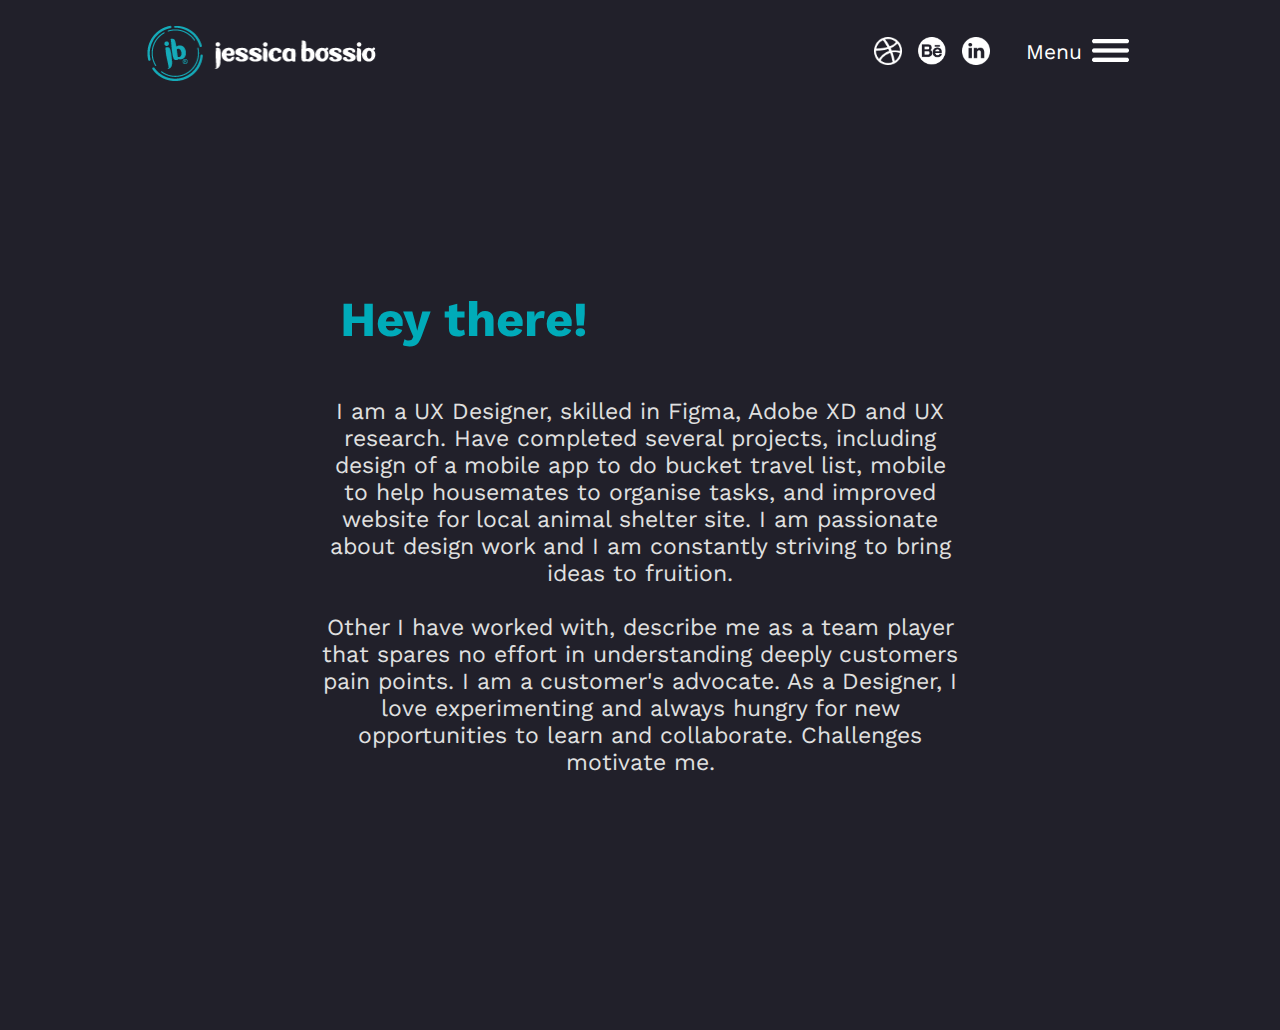
<file: about.html>
<!DOCTYPE html>
<html lang="en">
<head>
    <meta charset="UTF-8">
    <meta http-equiv="X-UA-Compatible" content="IE=edge">
    <meta name="viewport" content="width=device-width, initial-scale=1.0">
    <link rel="preconnect" href="https://fonts.gstatic.com">
    <link rel="preconnect" href="https://fonts.gstatic.com">
    <link href="https://fonts.googleapis.com/css2?family=Work+Sans:wght@400;500;600;700;800;900&display=swap" rel="stylesheet">
    <link rel="stylesheet" href="css/style.css">
    <link rel="stylesheet" href="css/responsive.css">
    <title> jessica bossio</title>
</head>
<body>

  
    <nav>  
           

       
        <div class="content-nav">
            <div class="logo">
            <a href="index.html"><img src="images/logo.png"> </a> 

            </div>

                       
            <div class="social-respo">


                <ul class="redes">

                    <li> <a href="#"><img src="images/dribbble_w.png"> </a> </li>
                    <li> <a href="#"><img src="images/behance_w.png"> </a></li>
                    <li> <a href="#"><img src="images/linkedin_w.png"> </a></li>


                </ul>

                <ul>

                    <li > <span id="burger" class="burger" onclick="openNav()">Menu</span> </li>
                    <li > <span id="burger" class="burger" onclick="openNav()"><img src="images/burger.png"></span>  </li>
                    
                </ul>

              
                
              
                
               

            </div>

           

           
            
           
        </div>

        <div id="social" class="social nav-active">

            <div class="close">

                <a href="#" id="close" class="close" onclick="closeNav()"><img src="images/closed.png"></a>
            
            
            </div>

            <ul>
    
                <li> <a href="index.html#projects" class=" menu">Projects </a></li>
                <li> <a href="about.html" class=" menu">About </a></li>
                
            </ul>
    
    
        </div>

    </nav>

    <section class="wrapper">

        <div class="hello about">
               
            <h1>Hey there!  </h1>
            <p> I am a UX Designer, skilled in Figma, Adobe XD and UX research. Have completed several projects, including design of a mobile app to do bucket travel list, mobile to help housemates to organise tasks, and improved website for local animal shelter site. I am passionate about design work and I am constantly striving to bring ideas to fruition. <br> <br>
                Other I have worked with, describe me as a team player that spares no effort in understanding deeply customers pain points. I am a customer's advocate. 
                As a Designer, I love experimenting and always hungry for new opportunities to learn and collaborate. Challenges motivate me. </p> 

           
             
        </div>

    




    </section>
    
    
    <script src="js/index.js"></script>
    
</body>
</html>
</file>
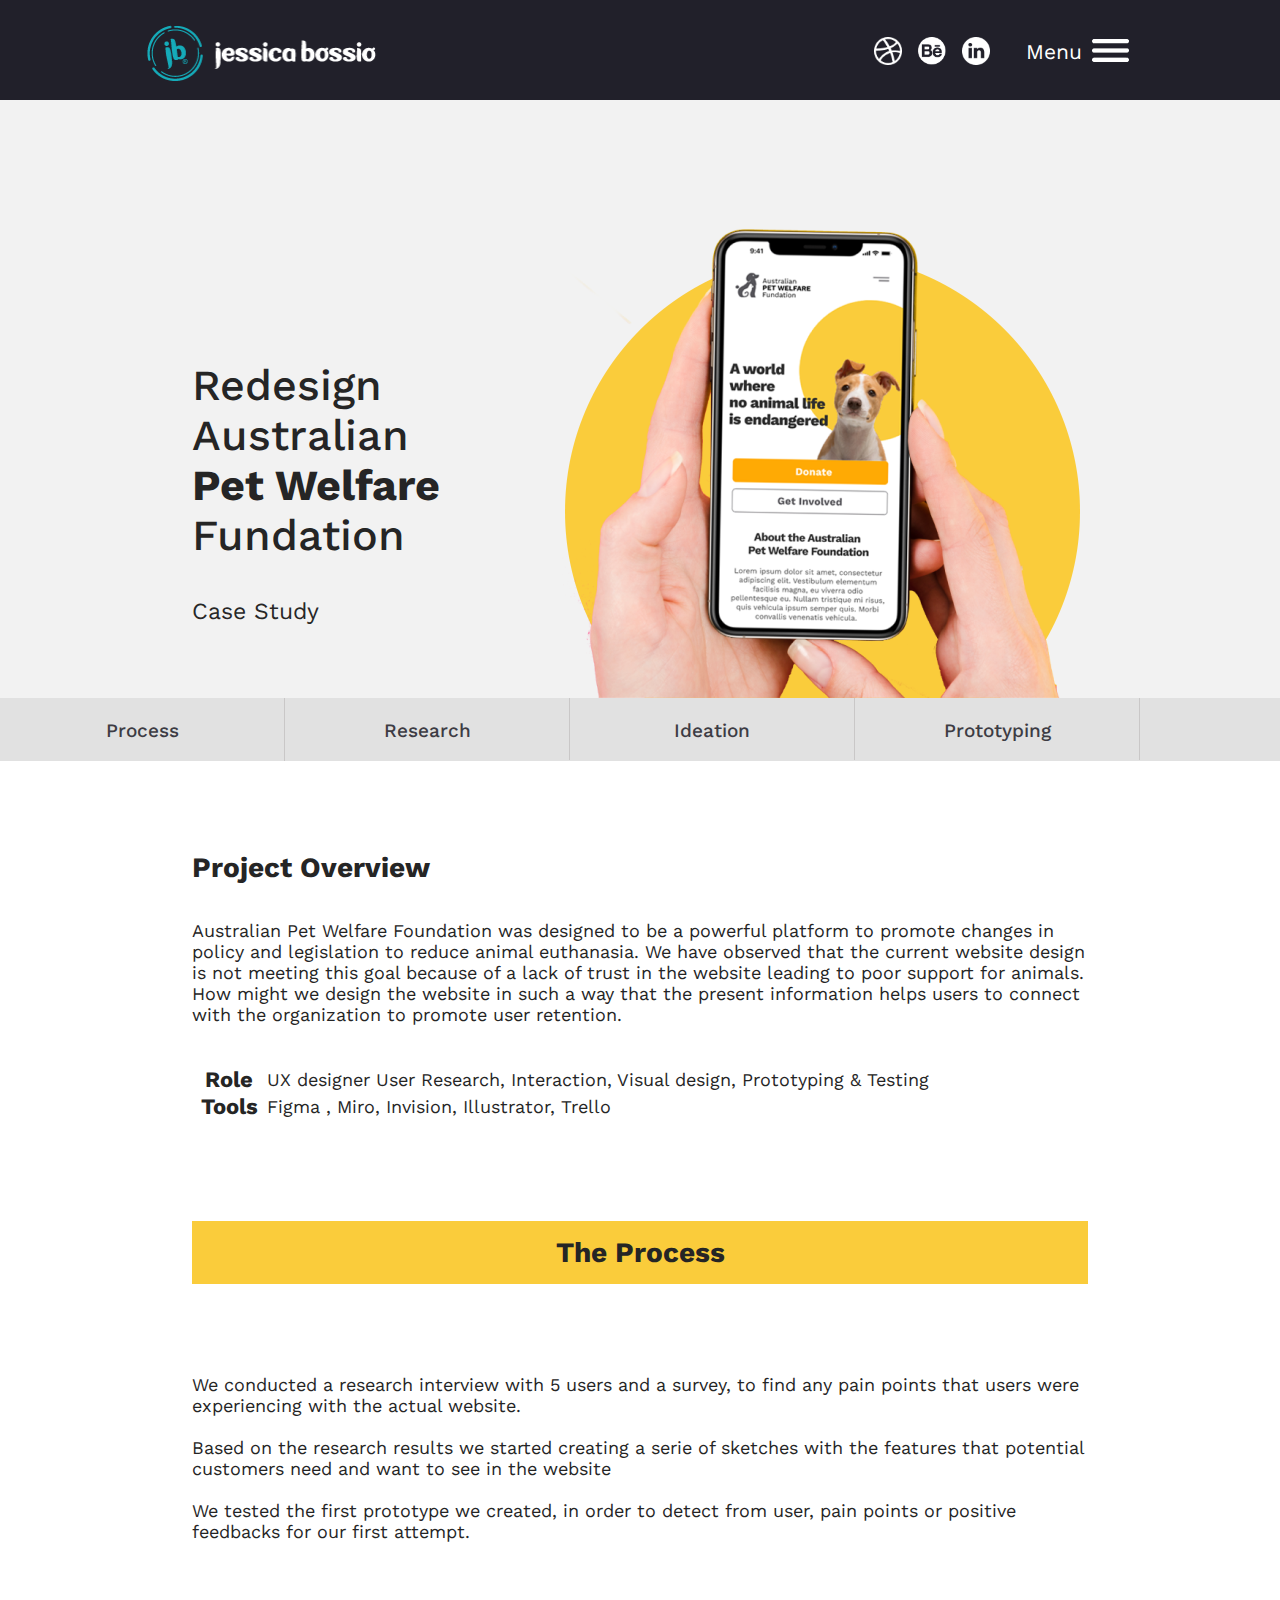
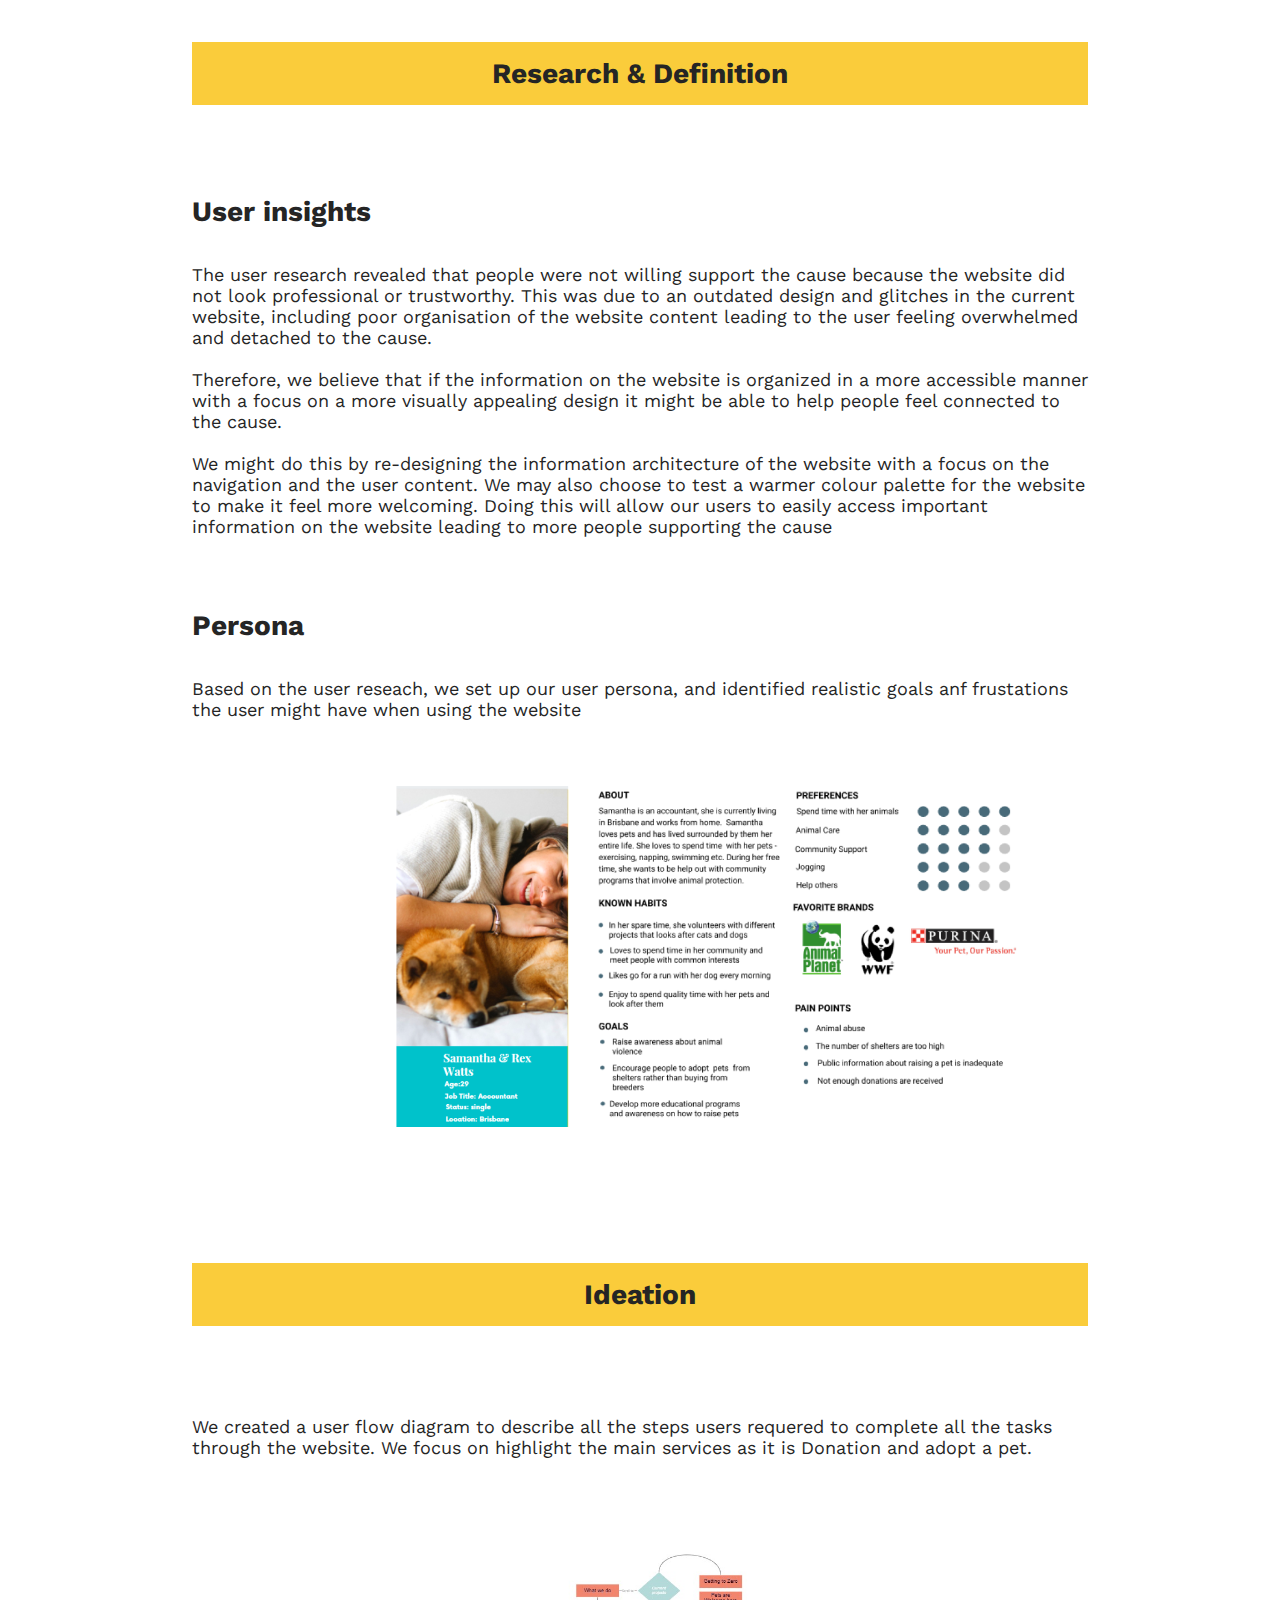
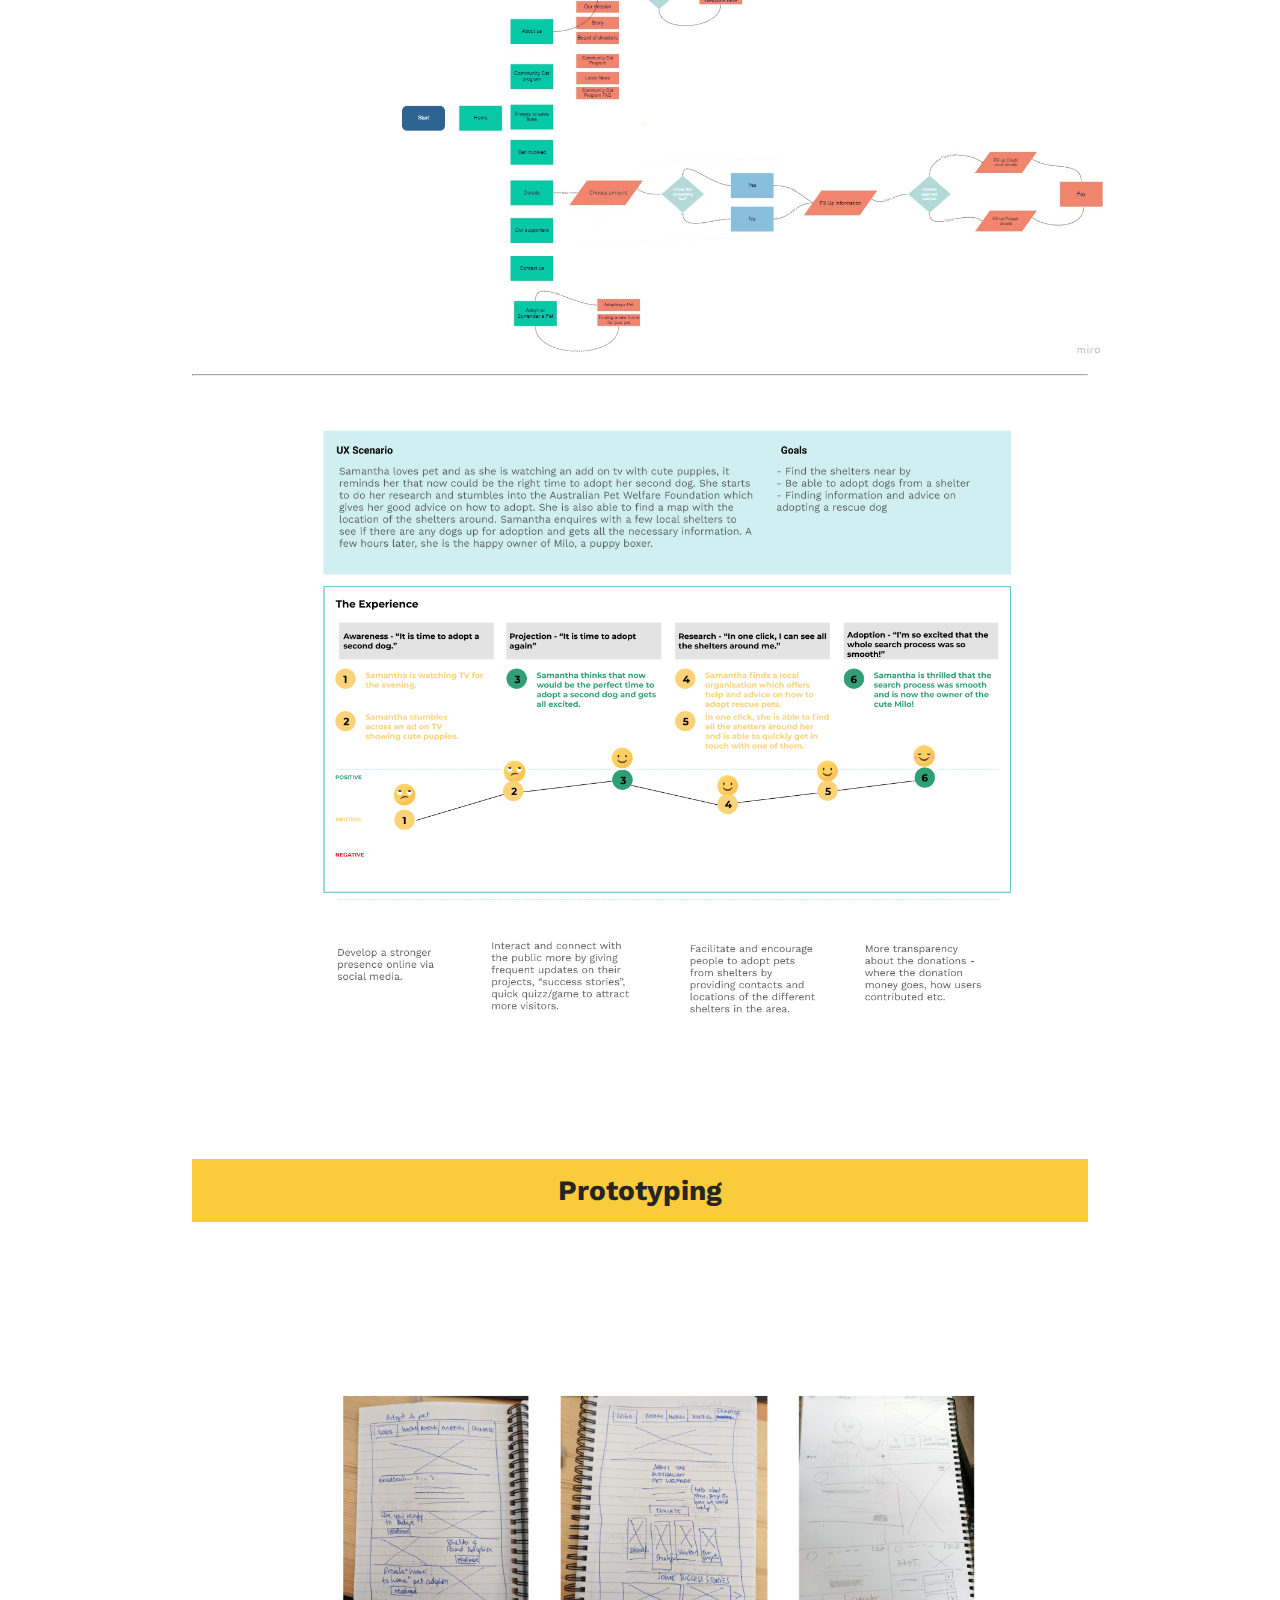
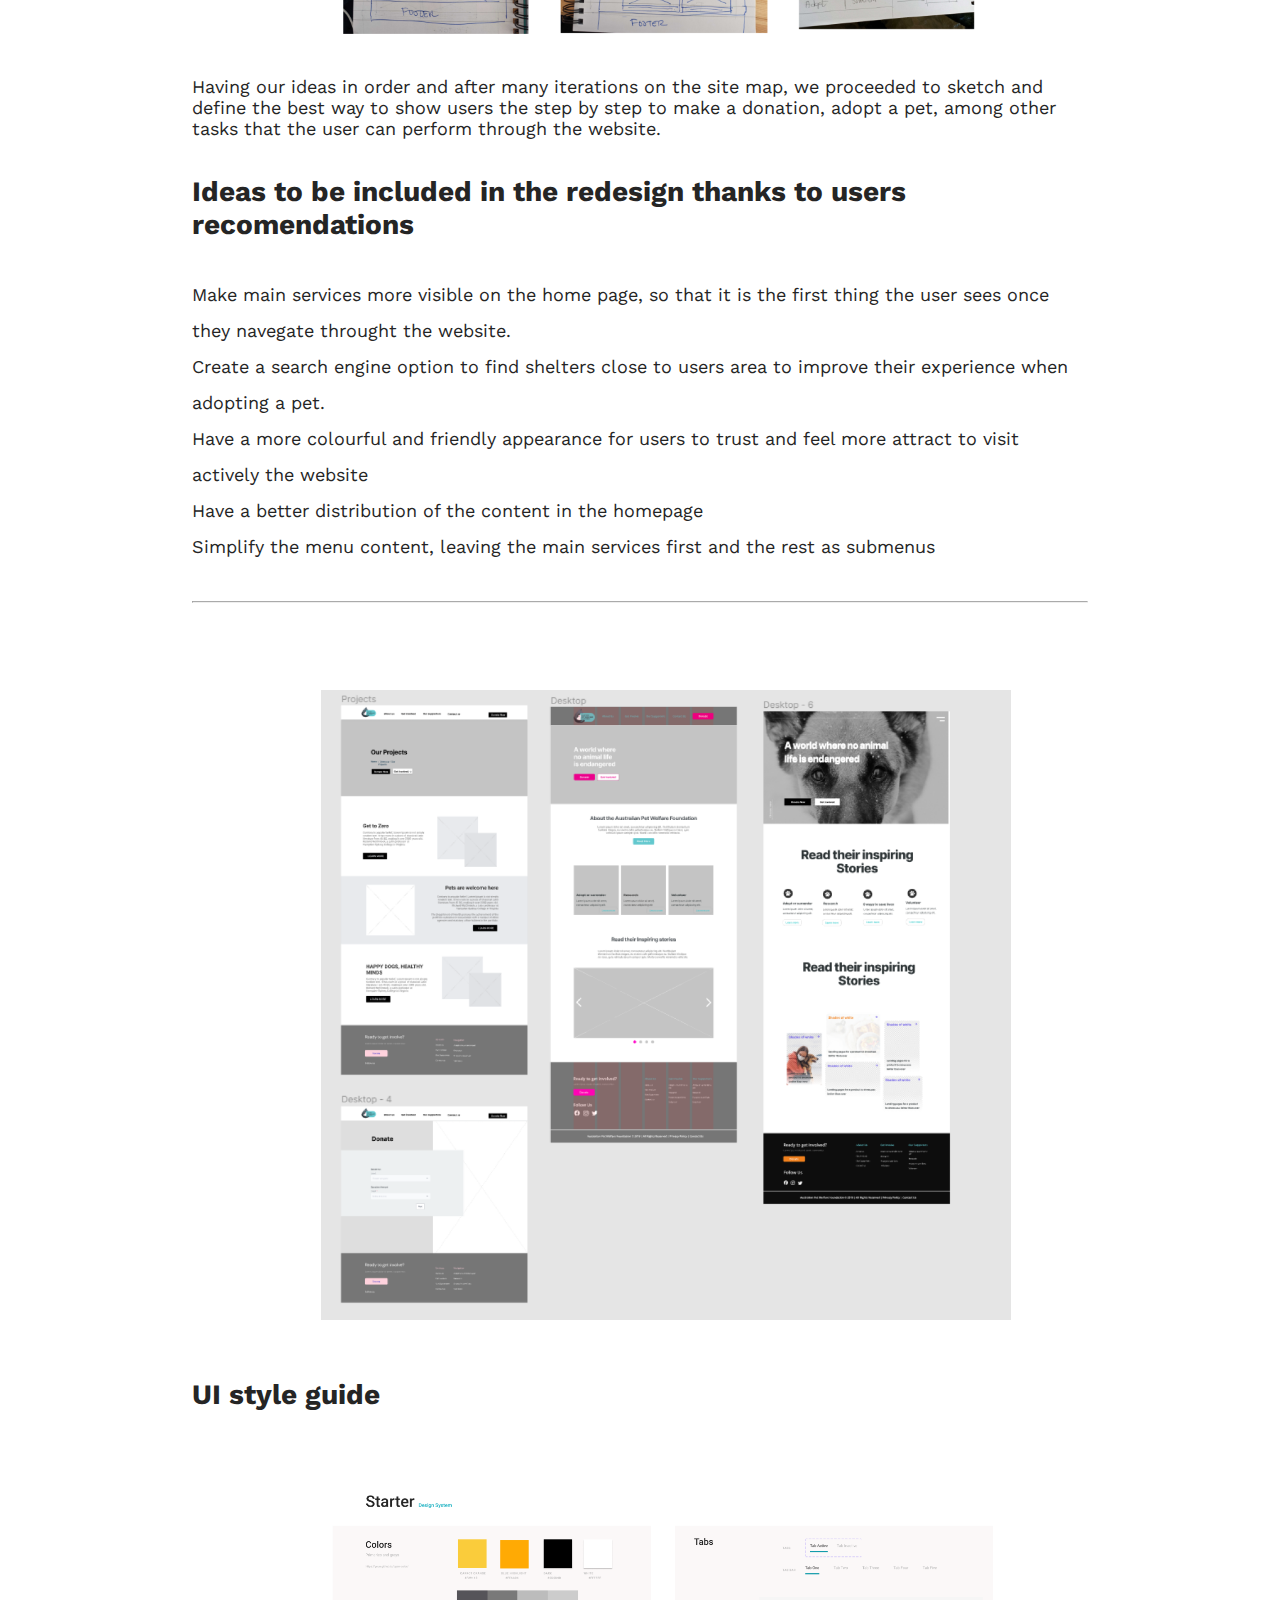
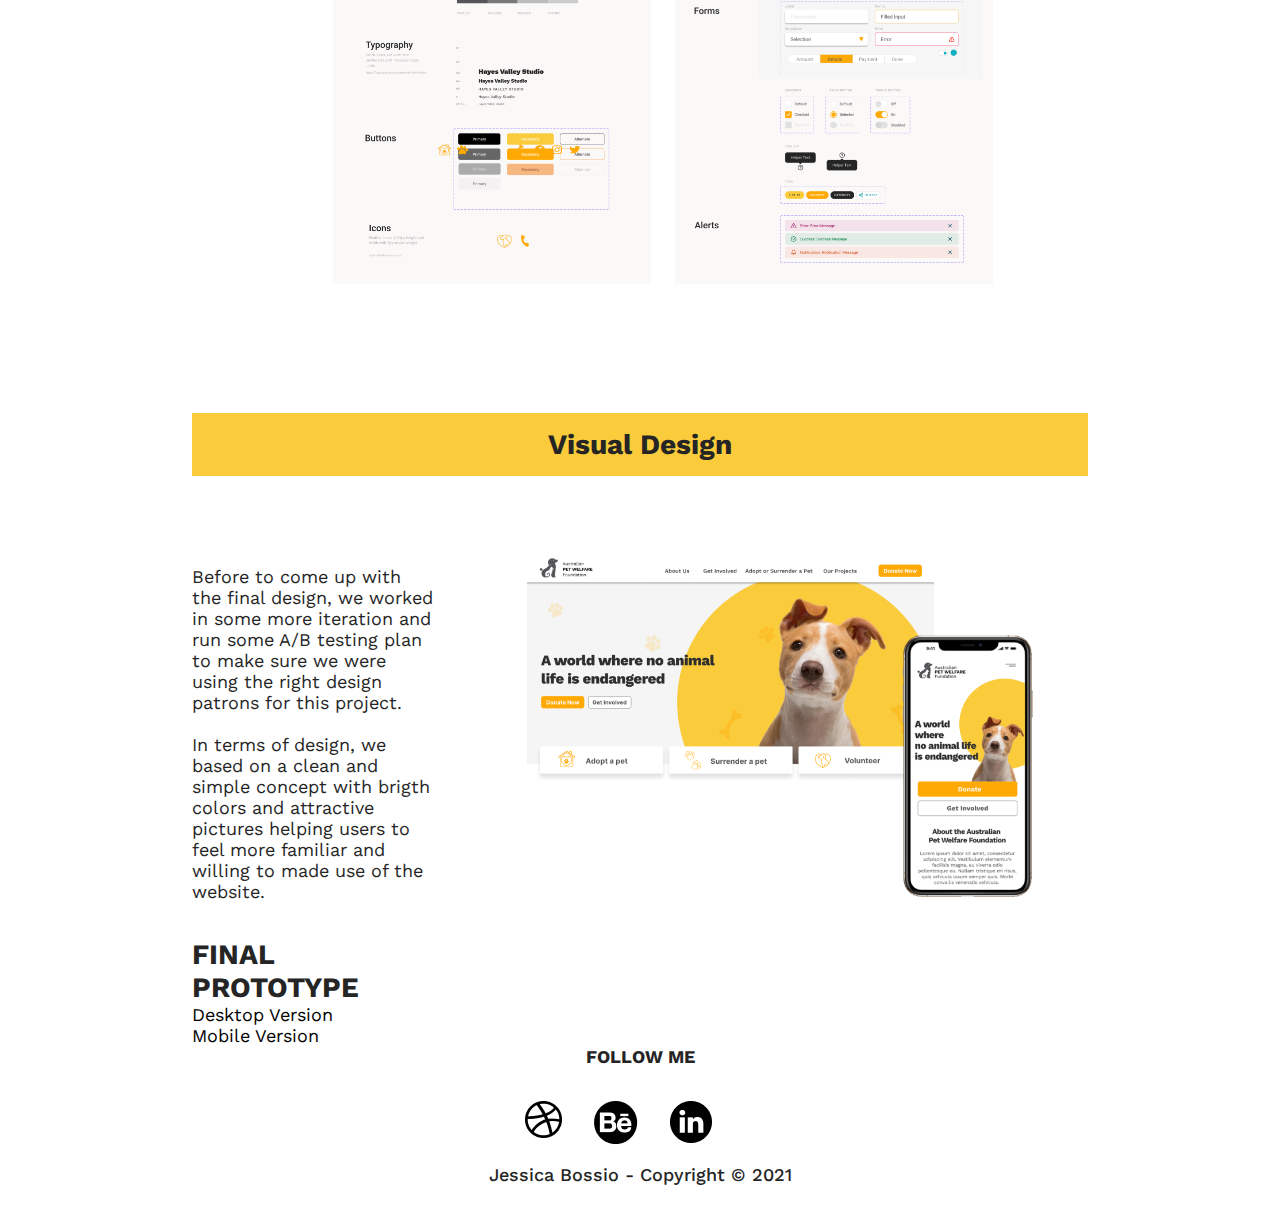
<file: apwf.html>
<!DOCTYPE html>
<html lang="en">
<head>
    <meta charset="UTF-8">
    <meta http-equiv="X-UA-Compatible" content="IE=edge">
    <meta name="viewport" content="width=device-width, initial-scale=1.0">
    <link rel="preconnect" href="https://fonts.gstatic.com">
    <link rel="preconnect" href="https://fonts.gstatic.com">
    <link href="https://fonts.googleapis.com/css2?family=Work+Sans:wght@400;500;600;700;800;900&display=swap" rel="stylesheet">
    <link rel="stylesheet" href="css/style.css">
   <link rel="stylesheet" href="css/responsive.css">
    <title> jessica bossio</title>
</head>
<body>

    
    <nav>  
           

       
        <div class="content-nav">
            <div class="logo">
            <a href="index.html"><img src="images/logo.png"> </a> 

            </div>

                       
            <div class="social-respo">


                <ul class="redes">

                    <li> <a href="#"><img src="images/dribbble_w.png"> </a> </li>
                    <li> <a href="#"><img src="images/behance_w.png"> </a></li>
                    <li> <a href="#"><img src="images/linkedin_w.png"> </a></li>


                </ul>

                <ul>

                    <li > <span id="burger" class="burger" onclick="openNav()">Menu</span> </li>
                    <li > <span id="burger" class="burger" onclick="openNav()"><img src="images/burger.png"></span>  </li>
                    
                </ul>

              
                
              
                
               

            </div>

           

           
            
           
        </div>

        <div id="social" class="social nav-active">

            <div class="close">

                <a href="#" id="close" class="close" onclick="closeNav()"><img src="images/closed.png"></a>
            
            
            </div>

            <ul>
    
                <li> <a href="index.html#projects" class=" menu">Projects </a></li>
                <li> <a href="about.html" class=" menu">About </a></li>
                
            </ul>
    
    
        </div>

    </nav>

    <section class="case-hero">

        <div class="content-hero">

            <div class="case-text">
                
                <h2>Redesign  Australian <br><b> Pet Welfare </b><br> Fundation </h2><br><br><br>
                <p>Case Study</p>
                
            </div>

            <div class="case-img">

                <img src="images/pet.png">

            </div> 

            

        </div>

        <div class="menu-case">

            <ul>

                <a href="#process"> <li>Process</li></a>
                <a href="#research"> <li>Research</li></a>
                <a href="#ideation"> <li>Ideation</li></a>
                <a href="#prototype"> <li>Prototyping</li></a>
                <a href="#visual"> <li>Visual Design</li></a>

            </ul>


        </div>
       
        <div class="overview">

            <h3>Project Overview </h3><br> <br>
            <p>Australian Pet Welfare Foundation was designed to be a powerful platform to promote changes in policy and legislation to reduce animal euthanasia. We have observed that the current website design is not meeting this goal because of a lack of trust in the website leading to poor support for animals. How might we design the website in such a way that the present information helps users to connect with the organization to promote user retention. </p>


                <div class="role">

                    <table style="width:100%">
                        
                        <tr>
                            <th>Role</th>
                            <td  id="process"   class="text-role">UX designer User Research, Interaction, Visual design, Prototyping & Testing</td>
                            
                        </tr>
        
                        <tr>
                            <th>Tools</th>
                            <td class="text-role"> Figma , Miro, Invision, Illustrator, Trello </td>
                            
                        </tr>
        
                    </table>
            
                </div>

                <div id="research" class="titles" >

                    <h3>The Process</h3>

                </div>

            <p>We conducted a research interview with 5 users and a survey, to find any pain points that users were experiencing with the actual website. <br><br>

                Based on the research results we started creating a serie of sketches with the features that potential customers need and want to see in the website <br> <br>
                
                We tested the first prototype we created, in order to detect from user, pain points or positive feedbacks for our first attempt. </p>

                <div  id="research"  class="titles" >

                    <h3>Research & Definition</h3>
    
                </div>

                <h3>User insights  </h3><br> <br>
                <p>The user research revealed that  people were not willing support the cause because the website did not look professional or trustworthy. This was due to an outdated design and glitches in the current website, including poor organisation of the website content leading to the user feeling overwhelmed and detached to the cause. <br> <br>

                    Therefore, we believe that if the information on the website is organized in a more accessible manner with a focus on a more visually appealing design it might be able to help people feel connected to the cause. <br> <br>
                    
                    We might do this by re-designing the information architecture of the website with a focus on the navigation and the user content. We may also choose to test a warmer colour palette for the website to make it feel more welcoming.  Doing this will allow our users to easily access important information on the website leading to more people supporting the cause </p><br> <br><br> <br>

                    <h3>Persona  </h3><br> <br>
                <p>Based on the user reseach, we set up our user persona, and identified realistic goals anf frustations the user might have when using the website  </p>

                <img class="persona" src="images/persona.png">


                <div  id="ideation"  class="titles" >

                    <h3>Ideation</h3>
    
                </div>

                         
                <p>We created a user flow diagram to describe all the steps users requered to complete all the tasks through the website. 
                    We focus on highlight the main services as it is Donation and adopt a pet.  </p> <br> <br>

                <img class="persona" src="images/flow.png">

                <hr>

                <img class="journey" src="images/journey.png">



                <div  id="prototype"  class="titles" >

                    <h3>Prototyping</h3>

                </div>

                <img class="journey" src="images/sketch.png">

                <p>Having our ideas in order and after many iterations on the site map, we proceeded to sketch and define the best way to show users the step by step to make a donation, adopt a pet, among other tasks that the user can perform through the website.</p><br><br>

                <h3>Ideas to be included in the redesign thanks to users recomendations </h3><br><br>

                <ul class="explanation">
                    <li>Make main services more visible on the home page, so that it is the first thing the user sees once they navegate throught the website.</li>
                    <li>Create a search engine option to find  shelters close to users area  to improve their experience when adopting a pet.</li>
                    <li>Have a more colourful and friendly appearance for users to trust and feel more attract to visit actively the website</li>
                    <li>Have a better distribution of the content in the homepage </li>
                    <li>Simplify the menu content, leaving the main services first and the rest as submenus </li>
                </ul>

                <br><br>  <hr>  <br><br> 

                <img class="journey" src="images/prototype.png">

                <br>  <br>  <br> <br> <h3>UI style guide</h3>


                <img class="journey" src="images/guide.png">


                <div  id="research"  class="titles" >

                    <h3>Visual Design</h3>

                        
                </div>

                <div id= "visual" class="visual">

                    <div class="visual-left"> 

                        <p> Before to come up with the final design, we worked in some more iteration and run some A/B testing plan to make sure we were using the right design patrons for this project. <br> <br>

                            In terms of design, we based on a clean and simple concept with brigth colors and attractive pictures helping users to feel more familiar and willing to made use of the website. </p><br> <br>

                            <h3>FINAL PROTOTYPE</h3>

                            <ul class="version">
                                <a href=""><li>Desktop Version</li></a>
                               <a href=""><li>Mobile Version</li></a> 
                            </ul>
                    </div>
                    <div class="visual-right">

                        <img  src="images/version.png">
                    </div>
                </div>
               

                <footer class="social-footer">

                    <div class="bottom">
            
                        <p>FOLLOW ME</p>
            
                        <ul>               
                            <li> <a href="#"><img src="images/dribbble_b.png"> </a> </li>
                            <li> <a href="#"><img src="images/behance_b.png"> </a></li>
                            <li> <a href="#"><img src="images/linkedin_b.png"> </a></li>
                        </ul>
            
            
                        <h4>Jessica Bossio - Copyright © 2021</h4> 
            
            
                    </div>
            
            
                </footer>


                
        </div>



       
    
        
        <script src="js/index.js"></script>

       




    </section>
    
   

    
    
</body>
</html>
</file>
<file: css/style.css>
* {
  margin: 0;
  padding: 0;
  box-sizing: border-box;
}

body {
  margin: 0;
  padding: 0;
}

html{
  scroll-behavior: smooth;
}

nav {
  width: 100%;
  height: 100px;
  background-color: #21202a;
}

ul {
  list-style-type: none;
  margin: 0;
  padding: 0;
  overflow: hidden;
}

li {
  float: left;
}

li a {
  display: inline-block;
  color: white;
  text-align: center;
  padding: 14px 16px;
  text-decoration: none;
  font-family: "Work Sans", sans-serif;
  font-size: 21px;
}

.housemate-resp {
  display: none;
}

.content-nav {
  width: 78%;
  margin: auto;
  display: flex;
  justify-content: space-between;
}

.logo img {
  width: 91%;
  padding: 29px 30px;
}

.social {
  position: absolute;
  top: 0;
  text-align: center;
  width: 100%;
  overflow-x: hidden;
  height: 0;
  z-index: 1;
  position: fixed;
  background: rgb(0, 0, 0);
  transition: .3s;
  cursor: pointer;
}

.social li {
  float: none;
}

.social li a {
  font-size: 61px;
}

.menu {
  display: block;
}

.social ul {
  display: block;
  padding-top: 227px;
}

.social a {
  padding: 10px;
  text-decoration: none;
}

.social a img {
  width: 28px;
}

.close {
  float: right;
  padding: 60px;
  cursor: pointer;
}

/*menu respo start*/

.social-respo {
  display: flex;
  justify-content: space-around;
  align-items: center;
}

.social-respo li a {
  padding: 8px;
}

.social-respo a img {
  width: 28px;
}

.redes {
  margin-right: 28px;
}

.burger {
  
  color: white;
  text-decoration: none;
  font-family: "Work Sans", sans-serif;
  font-size: 21px;
  padding-right: 10px;
}

/* .nav-active {
  transform: translateX(0%);
}

*/

/*menu respo ends*/

.wrapper {
  width: 100%;
  height: 850px;
  background-color: #21202a;
}

.hello {
  width: 85%;
  margin: auto;
}

.hello img {
  display: block;
  margin-left: auto;
  margin-right: auto;
  padding-top: 71px;
}

.hello h1 {
  text-align: center;
  font-family: "Work Sans", sans-serif;
  font-weight: bold;
  font-size: 43px;
  color: white;
}

.hello p {
  text-align: center;
  font-family: "Work Sans", sans-serif;
  font-size: 23px;
  color: white;
  padding-top: 15px;
}

.hello a {
  color: white;
  text-align: center;
  border-color: turquoise;
  padding: 15px;
  border: 2px solid #00abb9;
  border-radius: 7px;
  text-decoration: none;
  font-family: "Work Sans", sans-serif;
  font-size: 15px;
  display: block;
  margin-left: auto;
  margin-right: auto;
  margin-top: 70px;
  width: 200px;
}

em {
  color: #00abb9;
  font-style: normal;
}

.port {
  width: 100%;
  background-color: white;
  display: block;
}

.port-container {
  display: flex;
  margin-left: auto;
  margin-right: auto;
  margin-top: 70px;
  width: 65%;
  height: 500px;
  justify-content: space-between;
  border-radius: 32px;
  box-shadow: 0 4px 8px 0 rgba(0, 0, 0, 0.4), 0 6px 20px 0 rgba(0, 0, 0, 0.19);
}

.pet {
  background-image: url(images/bg_pet.png);
}

.poppins {
  background-image: url(images/bg_poppins.png);
  background-color: #e3ffff;
}

#poppins img {
  width: 700px !important;
  margin: -120px;
  padding: 90px 30px;

  position: relative;
}

.port-text {
  width: 49%;
  height: 360;
  padding-left: 68px;
  padding-top: 98px;
}

.port-text h2 {
  font-family: "Work Sans", sans-serif;
  font-size: 26px;
  font-weight: 500;
  color: #2e2e2e;
  text-orientation: none;
}

.port-text p {
  font-family: "Work Sans", sans-serif;
  font-size: 23px;
  color: #2e2e2e;
}

.porttrait {
  display: flex;
  justify-content: space-between;
}

.porttrait h2 {
  text-decoration: none;
}

.port-img {
  margin: auto;
  height: 360px;
}

.port-img img {
  width: 370px;
  margin-top: -10px;
}

.housemate img {
  width: 521px;
}

.government img {
  width: 605px;
  margin-top: -57px;
  margin-left: -43px;
}

.container-port {
  width: 100%;
  padding-top: 50px;
}

#port {
  margin: 96px 5%;
  display: grid;
  grid-template-rows: 400px 400px 400px 400px;
  grid-template-columns: 1fr 1fr 1fr;
  grid-template-areas:
    "poppins pet pet"
    " poppins housemate housemate"
    "health health epic"
    " yes yes epic";
}

#poppins {
  grid-area: poppins;
  background-color: #e8fcfc;
}

#pet {
  grid-area: pet;
}

#housemate {
  grid-area: housemate;
  background-color: #fff9f9;
}

#health {
  grid-area: health;
}

#epic {
  grid-area: epic;
}

#yes {
  grid-area: yes;
}

.portGridArea {
  margin: 20px;
  border-radius: 5px;
  box-shadow: 5px 5px 23px #d8d8d8;
}
/* Case study */


.menu-case{

  width: 100%;
  height: 63px;
  background-color: #E1E1E1;
  display: flex;
  justify-content: space-around;
  margin-top: -4px;
}


.menu-case li{

  color: #3d3c44;
  font-family: "Work Sans", sans-serif;
  font-weight: 500;
  font-size: 19px;
  border-right: 1px solid rgb(201, 199, 199);
  width: 285px;
  text-align: center;
  

}

.journey{

  text-align: center;
  padding-top: 51px;
  margin-left: 129px;
  width: 77%;
  
}
.persona{

  text-align: center;
  padding-top: 51px;
  margin-left: 199px;
  width: 81%;
  
}

.explanation li{

  font-size: 18px;
  font-family: "Work Sans", sans-serif;
  color: rgb(37, 37, 37);
  
  line-height: 36px;
  
  
}

hr{
  border-top: 1px solid rgb(170, 170, 170);
}






.menu-case a li{

  
  width: 285px;
  height: 62px;
  padding: 21px;
}


.menu-case a li:hover{

  background-color: #cacaca;
}

.case-hero {
  width: 100%;
  height: 600px;
  margin: auto;
  background-color: #f2f2f2;
}

.content-hero {
  width: 70%;
  display: flex;
  justify-content: space-between;
  margin: auto;
  padding-top: 70px;
}

.case-text {
  width: 40%;
  padding-top: 190px;
}

.case-text h2 {
  font-family: "Work Sans", sans-serif;
  font-weight: 500;
  font-size: 43px;
  color: rgb(37, 37, 37);
}

.case-text p {
  font-family: "Work Sans", sans-serif;
  font-size: 23px;
  margin-top: -31px;
  color: rgb(39, 39, 39);
  padding-top: 15px;
}

.case-image {
  width: 60%;
}

.overview {
  height: 250px;
  width: 70%;
  padding-top: 90px;
  margin: auto;
}

.overview h3 {
  font-size: 28px;
  font-family: "Work Sans", sans-serif;
  font-weight: bolder;
  color: rgb(37, 37, 37);
}

.overview p {
  font-size: 18px;
  font-family: "Work Sans", sans-serif;
  color: rgb(37, 37, 37);
}

.role {
  padding-top: 40px;
}

th {
  font-size: 22px;
  font-family: "Work Sans", sans-serif;
  font-weight: bolder;
  color: rgb(37, 37, 37);
}

.text-role {
  font-size: 18px;
  font-family: "Work Sans", sans-serif;
  color: rgb(37, 37, 37);
}

table {
  width: 60%;
}

.titles {
  background-color: #facc3b;
  text-align: center;
  padding: 15px;
  margin-top: 100px;
  margin-bottom: 90px;
}

.visual{
  display: flex;
  justify-content: space-around;
}

.visual-left{
  width: 27%;

}

.visual-right{
  width: 73%;

}

.visual-right img{
  width: 100%;
  margin-top: -81px;
}

.version ul{
  display: block;
  margin-top: 35px;
}

.version a{
  color: rgb(0, 0, 0);
  
  text-decoration: none;
  font-family: "Work Sans", sans-serif;
  font-size: 18px;

}

/* about */

.about h1 {
  color: #00abb9;
  font-size: 49px;
  padding-top: 190px;
  text-align: left;
  padding-bottom: 35px;
  padding-left: 20px;
}

.about p {
  color: #e0e0e0;
}

.about {
  width: 50%;
}

/*footer*/

.social-footer {
  width: 100%;
  height: 90px;
  margin: auto;
  display: flex;
  justify-content: space-around;
}

.social-footer ul {
  list-style-type: none;
  margin: 0;
  padding-left: 20px;
  overflow: hidden;
}

.social-footer li {
  float: left;
}

.social-footer li a {
  display: inline-block;
  color: rgb(0, 0, 0);
  text-align: center;
  padding: 14px 16px;
  text-decoration: none;
}

.bottom p {
  font-size: 18px;
  font-family: "Work Sans", sans-serif;
  font-weight: bold;
  color: rgb(37, 37, 37);
  display: flex;
  justify-content: center;
  padding-bottom: 20px;
}

.bottom h4 {
  font-size: 18px;
  font-family: "Work Sans", sans-serif;
  font-weight: 500;
  color: rgb(37, 37, 37);
  display: flex;
  justify-content: center;
  padding-bottom: 20px;
}
</file>
<file: css/responsive.css>
@media only screen and (max-width: 1600px) {
  .logo img {
    width: 266px;
    padding: 16px 8px;
    margin-left: -12px;
  }

  .wrapper {
    height: 930px;
  }
}

@media only screen and (max-width: 1460px) {
  .logo img {
    width: 266px;
    padding: 14px 8px;
    margin-left: -12px;
  }

  .port-text {
    padding-top: 97px;
  }
  .housemate img {
    width: 449px;
    padding-top: 49px;
  }
}

@media only screen and (max-width: 1200px) {
  #port {
    display: block;
  }
  #poppins {
    width: 96%;
    display: flex;
  }
  #poppins img {
    width: 682px;
    padding: 76px 30px;
    margin: -140px;
  }

  .persona {
    width: 100%;
  }
}

@media only screen and (max-width: 900px) {
  .social {
    display: none;
  }
}

@media only screen and (max-width: 768px) {
  .house-resp {
    display: none !important;
  }
  .government img {
    width: 545px;
    margin-top: -35px;
  }

  .about {
    width: 80%;
  }

  .case-img {
    display: none;
  }

  .case-text {
    width: 100%;
    padding-top: 49px;
  }
  .content-hero {
    display: block;
  }

  .case-hero {
    height: 409px;
  }

  .overview {
    padding-top: 117px;
  }

  .redes{
    display: none;
  }

  .burger{
    display: none;
  }
}

@media only screen and (max-width: 480px) {
  .wrapper {
    height: 700px;
  }

  .about p {
    font-size: 16px;
  }

  .about h1 {
    padding-top: 69px;
  }

  .logo img {
    width: 195px;
    padding-top: 32px;
  }

  .hello img {
    width: 294px;
    padding-bottom: 30px;
  }

  .hello h1 {
    font-size: 32px;
  }

  .hello p {
    font-size: 18px;
  }

  /*Content start*/

  .port-text h2 {
    font-size: 30px;
  }

  .port-text p {
    font-size: 21px;
    padding-top: 24px;
  }

  .port-text {
    width: 219px;
    padding-top: 38px;
    padding-bottom: 16px;
    padding-left: 44px;
  }

  #poppins img {
    width: 527px !important;
    margin: -126px;
    padding: 114px 35px;
  }

  #poppins {
    display: block;
    width: 89%;
  }

  #housemate img {
    width: 367px;
    margin-left: -10px;
  }

  #health img {
    width: 413px;
    margin-left: -32px;
  }

  .housemate-resp {
    margin: auto;
    display: block;
    width: 361px;
  }

  .porttrait {
    display: block;
  }

  .port-img img {
    width: 323px;
    padding-top: 10px;
  }

  .port-img {
    height: 323px;
  }

  /*Content finish*/

  /*footer start*/

  .bottom li a {
    width: 53px;
    margin-left: 3px;
  }

  .bottom li a img {
    width: 33px;
  }

  .bottom p {
    font-size: 17px;
  }

  .bottom h4 {
    font-size: 14px;
  }

  /*footer finish*/

  .persona {
    display: none;
  }

  .social-respo a img{

    padding-top: 26px;

  }
}

@media only screen and (max-width: 360px) {
  .port-img img {
    width: 287px;
    padding-top: 46px;
  }
  .housemate-resp {
    width: 282px;
  }
  #health img {
    width: 363px;
  }

  #housemate img {
    width: 300px;
  }
}
</file>
